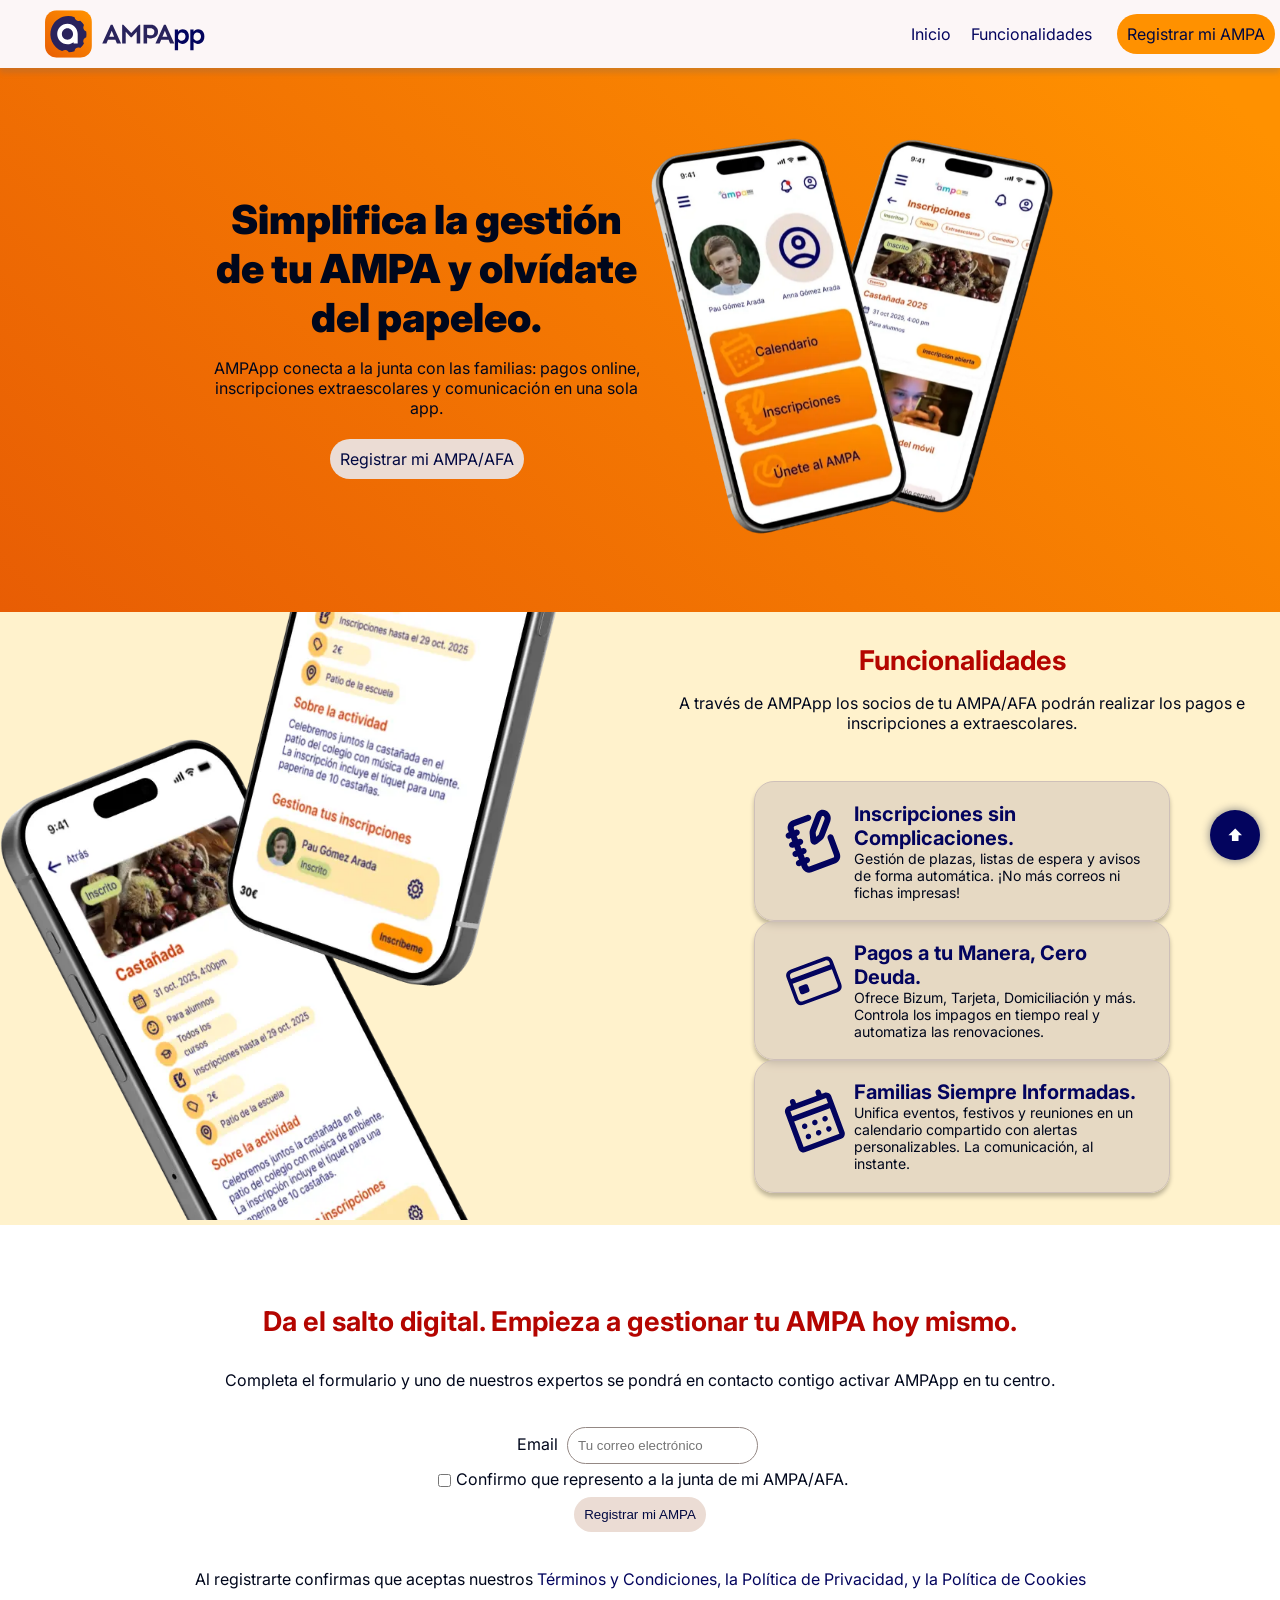
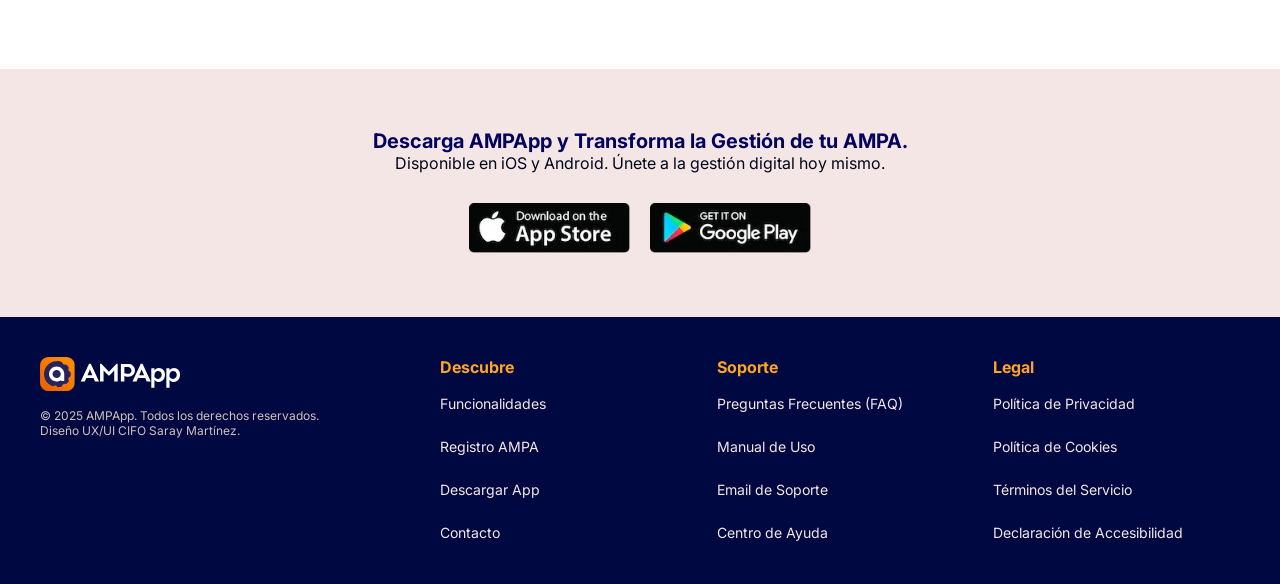
<file: index.html>
<!DOCTYPE html>
<html lang="es">
<head>
    <meta charset="UTF-8">
    <meta name="viewport" content="width=device-width, initial-scale=1.0">
    <title>AMPApp - Aplicación de gestión de AMPA y AFA</title>
    <meta name="description" content="AMPApp es la Aplicación móvil para la gestión de AMPA y AFA">

    <link rel="preload" href="fonts/Inter-VariableFont_opsz_wght.woff2" as="font" type="font/woff2" crossorigin="anonymous">

    <link rel="preload" href="css/style.min.css" as="style">

    <link rel="stylesheet" href="css/style.min.css">

    <link rel="icon" type="image/x-icon" href="favicon.ico">
    <link rel="icon" type="image/png" href="/favicon_io/favicon-32x32.png" sizes="32x32">
    <link rel="apple-touch-icon" href="/favicon_io/apple-touch-icon.png">
</head>
<body id="top">
    <div id="container">
        <div id="cabecera" class="topNavigation">
        <header class="marca">
            <img src="img/marca.svg" alt="Logotipo AMPAapp">  
        </header>
        <nav class="navegacion" aria-label="Navegación superior">
            <ul>
                <li><a href="#top">Inicio</a></li>
                <li><a href="#funcionalidades">Funcionalidades</a></li>
            </ul>
            <div class="botones">
                <a href="#registro" class="button primary">Registrar mi AMPA</a>
            </div>
        </nav>
        </div>
        <main>
            <section id="hero" class="layout">
                <div class="texto entryLeftAnim">
                <h1>Simplifica la gestión de tu AMPA y olvídate del papeleo.</h1>
                <p>AMPApp conecta a la junta con las familias: pagos online, inscripciones extraescolares y comunicación en una sola app.</p>
                 <a href="#registro"class="button cta">Registrar mi AMPA/AFA</a>
                </div>
                <div class="imagen entryRightAnim">
                    <picture>
                    <source srcset="img/mockup-phone.webp" media="(min-width: 1200px)">
                    <source srcset="img/mockup-phone-movil.webp" media="(min-width: 800px)"> 
                    <img src="img/mockup-phone-movil.webp" alt="Capturas de pantalla de la App" loading="lazy" fetchpriority="high">
                    </picture>
</div>
            </section>

            <section id="funcionalidades">
                <div class="funcionalidades">
                    <picture>
                    <source srcset="img/mockup-inscripciones.webp" media="(min-width: 1200px)">
                    <source srcset="img/mockup-inscripciones-m.webp" media="(min-width: 800px)"> 
                     <img class="img entryLeftAnim" src="img/mockup-inscripciones-m.webp" alt="Mockup de la pantalla de inscripción en un móvil" loading=”lazy” fetchpriority="high">
                    </picture>
   

    <div class="tit entryRightAnim">
        <h2>Funcionalidades</h2>
        <p>A través de AMPApp los socios de tu AMPA/AFA podrán realizar los pagos e inscripciones a extraescolares.</p>
    </div>
    
    <ul class="cards entryRightAnim" aria-label="Listado de funcionalidades">
        <li class="card entryCard01Anim"><img src="img/icn_inscripcion.svg" alt="icono inscripcion" loading=”lazy”><div><h3>Inscripciones sin Complicaciones.</h3><p>Gestión de plazas, listas de espera y avisos de forma automática. ¡No más correos ni fichas impresas!</p></div></li>

        <li class="card card2"><img src="img/icn_tarjeta-credito.svg" alt="Icono tarjeta de credito" loading=”lazy”><div><h3>Pagos a tu Manera, Cero Deuda.</h3><p>Ofrece Bizum, Tarjeta, Domiciliación y más. Controla los impagos en tiempo real y automatiza las renovaciones.</p></div></li>

        <li class="card entryCard03Anim"><img src="img/icn_calendario.svg" alt="icono calendario" loading=”lazy”><div><h3>Familias Siempre Informadas.</h3><p>Unifica eventos, festivos y reuniones en un calendario compartido con alertas personalizables. La comunicación, al instante.</p></div></li>
    </ul>
    </div>
            </section>

            <section class="entryAlphaAnim" id="registro">
                <h2>Da el salto digital. Empieza a gestionar tu AMPA hoy mismo.</h2>
                <p>Completa el formulario y uno de nuestros expertos se pondrá en contacto contigo activar AMPApp en tu centro.</p>

                <form action="#" method="post">
                    <label for="correo">Email</label>
                    <input type="email" name="correo" id="correo" placeholder="Tu correo electrónico" autocomplete="email" required>
                    <div class="checkboxLabel">
                    <label for="miembroAmpa">Confirmo que represento a la junta de mi AMPA/AFA.</label>
                    <input type="checkbox" name="mienbroAmpa" id="miembroAmpa" required> </div>
                    <button type="submit" class="button primary">Registrar mi AMPA</button>
                </form>
                <p>Al registrarte confirmas que aceptas nuestros <a href="politica.html">Términos y Condiciones, la Política de Privacidad, y la Política de Cookies</a></p>
            </section>
            <section id="descarga-final" class="cta-download">
    <div class="container">
        <h3 class="entryLeftAnim">Descarga AMPApp y Transforma la Gestión de tu AMPA.</h3>
        
        <p class="entryLeftAnim">Disponible en iOS y Android. Únete a la gestión digital hoy mismo.</p>
        
        <div class="store-buttons entryRightAnim">
            <a href="https://www.apple.com/es/app-store" target="_blank" class="store-link">
                <img src="img/appstore.webp" alt="Descargar en la App Store" loading=”lazy”>
            </a>
            <a href="https://play.google.com/store/apps?hl=es&pli=1" target="_blank" class="store-link">
                <img src="img/google-play.webp" alt="Descargar en Google Play" loading=”lazy”>
            </a>
        </div>
    </div>
</section>
        </main>
        <footer role="contentinfo">
    <div class="footer-container">
        
        <div class="footer-brand">
            <a href="#top" title="Volver al inicio - AMPApp">
                <img src="img/marca-bl.svg" alt="Logotipo de AMPApp">
            </a>
            
            <p class="copyright">
                &copy; 2025 AMPApp. Todos los derechos reservados.<br>
                Diseño UX/UI CIFO Saray Martínez.
            </p>
        </div>

        <nav class="footer-nav-col" aria-label="Navegación del sitio">
            <h3>Descubre</h3>
            <ul>
                <li><a href="#funcionalidades">Funcionalidades</a></li>
                <li><a href="#registro">Registro AMPA</a></li>
                <li><a href="#descarga-final">Descargar App</a></li>
                <li><a href="/contacto">Contacto</a></li>
            </ul>
        </nav>

        <nav class="footer-nav-col" aria-label="Enlaces de Ayuda y Servicio">
            <h3>Soporte</h3>
            <ul>
                <li><a href="/faq">Preguntas Frecuentes (FAQ)</a></li>
                <li><a href="/manual">Manual de Uso</a></li>
                <li><a href="mailto:soporte@ampapp.com">Email de Soporte</a></li>
                <li><a href="/centro-ayuda">Centro de Ayuda</a></li>
            </ul>
        </nav>

        <nav class="footer-nav-col" aria-label="Enlaces Legales">
            <h3>Legal</h3>
            <ul>
                <li><a href="/politica-privacidad.html">Política de Privacidad</a></li>
                <li><a href="/politica-cookies.html">Política de Cookies</a></li>
                <li><a href="/terminos">Términos del Servicio</a></li>
                <li><a href="/accesibilidad">Declaración de Accesibilidad</a></li>
            </ul>
        </nav>

    </div>
</footer>
    </div>
    <a href="#top" id="fav" aria-label="Subir al inicio de la página">⬆</a>
</body>
</html>
</file>
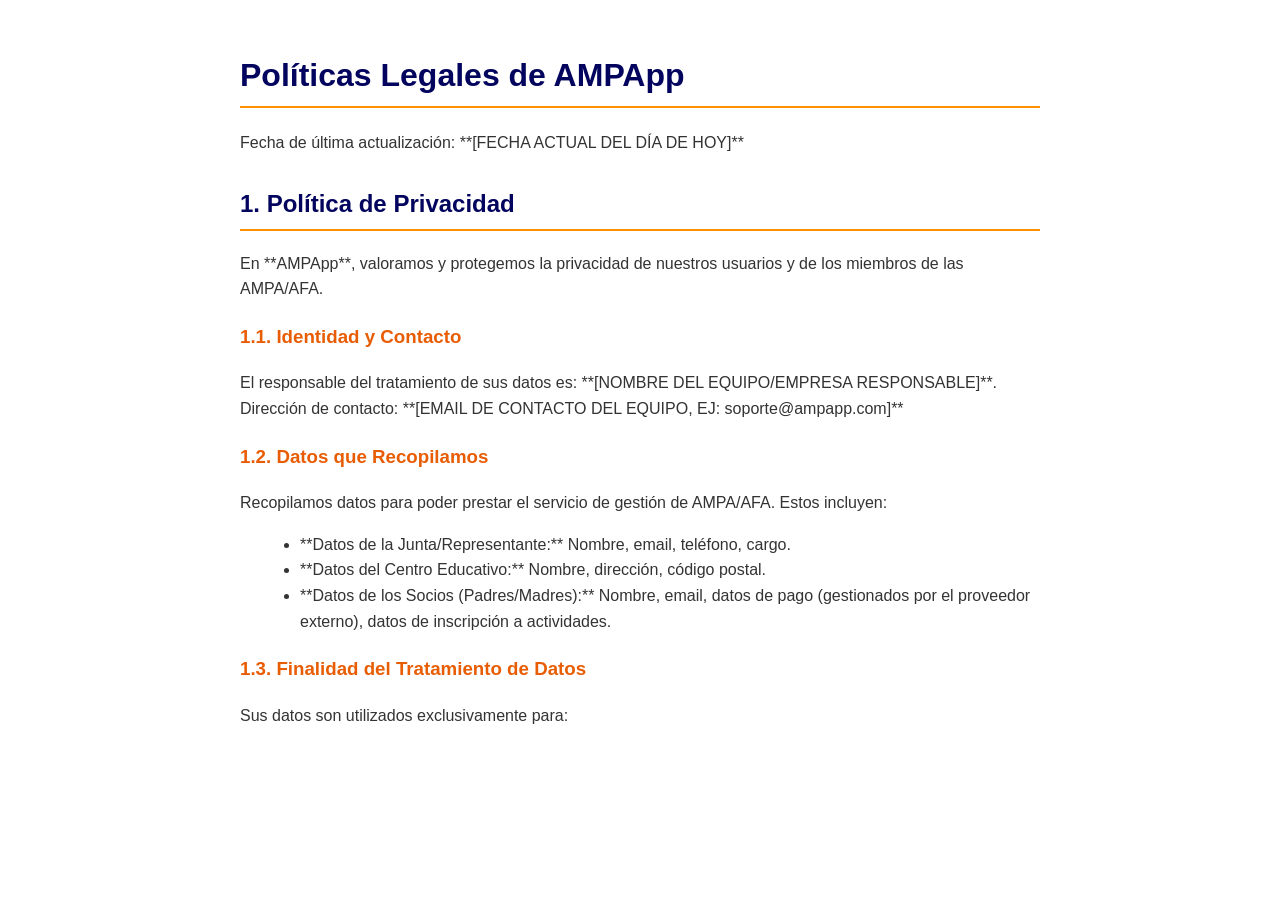
<file: politica.html>
<!DOCTYPE html>
<html lang="es">
<head>
    <meta charset="UTF-8">
    <meta name="viewport" content="width=device-width, initial-scale=1.0">
    <title>Políticas de Privacidad y Cookies - AMPApp</title>
    <style>
        body {
            font-family: Arial, sans-serif;
            line-height: 1.6;
            margin: 0;
            padding: 20px;
            color: #333;
            max-width: 800px;
            margin: 0 auto;
        }
        h1, h2 {
            color: #03045e; /* Color secundario de tu App */
            border-bottom: 2px solid #ff9100; /* Color primario de tu App */
            padding-bottom: 5px;
            margin-top: 30px;
        }
        h3 {
            color: #e85d04; /* Color de énfasis */
            margin-top: 20px;
        }
        ul {
            list-style: disc;
            margin-left: 20px;
        }
    </style>
</head>
<body>

    <header>
        <h1>Políticas Legales de AMPApp</h1>
        <p>Fecha de última actualización: **[FECHA ACTUAL DEL DÍA DE HOY]**</p>
    </header>

    <section id="privacidad">
        <h2>1. Política de Privacidad</h2>
        <p>En **AMPApp**, valoramos y protegemos la privacidad de nuestros usuarios y de los miembros de las AMPA/AFA.</p>

        <h3>1.1. Identidad y Contacto</h3>
        <p>
            El responsable del tratamiento de sus datos es: **[NOMBRE DEL EQUIPO/EMPRESA RESPONSABLE]**.<br>
            Dirección de contacto: **[EMAIL DE CONTACTO DEL EQUIPO, EJ: soporte@ampapp.com]**
        </p>

        <h3>1.2. Datos que Recopilamos</h3>
        <p>Recopilamos datos para poder prestar el servicio de gestión de AMPA/AFA. Estos incluyen:</p>
        <ul>
            <li>**Datos de la Junta/Representante:** Nombre, email, teléfono, cargo.</li>
            <li>**Datos del Centro Educativo:** Nombre, dirección, código postal.</li>
            <li>**Datos de los Socios (Padres/Madres):** Nombre, email, datos de pago (gestionados por el proveedor externo), datos de inscripción a actividades.</li>
        </ul>

        <h3>1.3. Finalidad del Tratamiento de Datos</h3>
        <p>Sus datos son utilizados exclusivamente para:</p>
</file>
<file: css/style.min.css>
@charset "UTF-8";@font-face{font-family:"Inter";font-display:swap;src:url(../fonts/Inter-VariableFont_opsz_wght.woff2)}@font-face{font-family:"Inter Italic";font-display:swap;src:url(../fonts/Inter-Italic-VariableFont_opsz_wght.woff)}:root{--primary-00:#ff9100;--secondary-00:#03045e;--primary-dark-10:#e85d04;--primary-dark-20:#cd3700;--primary-dark-30:#b40500;--primary-dark-40:#9c0000;--primary-light-10:#ffa522;--primary-light-20:#ffb844;--primary-light-30:#ffc966;--primary-light-40:#ffd988;--primary-light-50:#ffe6aa;--primary-light-60:#fff2cc;--secondary-dark-10:#000841;--secondary-dark-20:#00071c;--secondary-light-10:#213280;--secondary-light-20:#42679e;--secondary-light-30:#639eb9;--neutral-00:#ebdcd4;--neutral-light-10:#eedfd9;--neutral-light-20:#f1e2df;--neutral-light-30:#f4e6e5;--neutral-light-40:#f6eaea;--neutral-light-50:#f9f0f1;--neutral-light-60:#fcf6f7;--neutral-dark-10:#cec0b9;--neutral-dark-20:#b1a49e;--neutral-dark-30:#948884;--neutral-dark-40:#766c69;--success-00:#94a620;--error-00:#e11710;--info-00:#0096c7;--warning-00:#fcd846;--success-light-10:#ced989;--success-dark-10:#4d580b;--error-dark-10:#780501;--error-light-10:#fa8180;--warning-light-10:#ffedae;--warning-dark-10:#b38700;--neutral-dark-50:#4c4645;--typography---inter---h1:2.5rem;--typography---inter---h2:1.7rem;--typography---inter---h3:1rem;--typography---inter---h3:1rem;--typography---inter---body-1:1rem;--typography---inter---body-2:0.88rem;--typography---inter---label:0.88rem;--typography---inter---caption:0.75rem;--typography---inter--italic---h1:2rem;--typography---inter--italic---h2:1.5rem;--typography---inter--italic---h3:1.25rem;--typography---inter--italic---body-1:1rem;--typography---inter--italic---body-2:0.88rem;--typography---inter--italic---label:0.88rem;--typography---inter--italic---caption:0.75rem;--soft:0px 2px 2px rgba(118, 108, 105, 0.15);--medium:0px 3px 3px rgba(118, 108, 105, 0.25);--strong:0px 5px 5px rgba(118, 108, 105, 0.25);--soft-secondary:0px 2px 2px rgba(0, 0, 0, 0.25);--medium-secondary:0px 3px 3px rgba(0, 0, 0, 0.25);--dark-secondary:0px 5px 5px rgba(0, 0, 0, 0.25);--degradado:linear-gradient(222deg, #FF9100 4.58%, #E85D04 100%);--degradado-secondary:var(--gradientSoft, linear-gradient(124deg, var(--neutral-light-60, #FCF6F7) 40.15%, var(--neutral-00, #EBDCD4) 72.19%, var(--neutral-light-30, #F4E6E5) 72.19%, var(--neutral-00, #EBDCD4) 90.64%));--neutral--transparent:oklch(0.8174 0.0186 48.48 / 50%);--altura-nav:83px}@layer defaults{*{margin:0;padding:0;box-sizing:border-box}html{scroll-behavior:smooth}body{font-family:"Inter";color:var(--secondary-dark-20);overflow-x:hidden}h1{font-size:var(--typography---inter---h1);font-weight:900}h2{color:var(--primary-dark-30);font-size:var(--typography---inter---h2);font-weight:700}h3{font-size:var(--typography---inter--italic---h3);color:var(--secondary-00);font-weight:700}a:link,a:visited{text-decoration:none;color:var(--secondary-00)}a:hover{color:var(--primary-dark-10)}.checkboxLabel{display:flex;flex-direction:row-reverse}section[id]{scroll-margin-top:var(--altura-nav)}}@layer components{.button{@layer elements{border-radius:20px;border:0;padding:10px;margin:5px;cursor:pointer;background-color:var(--neutral-00);color:var(--secondary-dark-10)}@layer states{&:where(:hover,:focus-visible){background-color:var(--primary-light-20)}}}input{@layer elements{border-radius:20px;border:1px solid var(--neutral-dark-30);padding:10px;margin:5px}@layer states{&:where(:hover,:focus-visible){border:1px solid var(--primary-dark-10)}}}}#container{background-color:#fff}.topNavigation{position:sticky;top:0;right:0;background-color:var(--neutral-light-60);width:100%;display:grid;grid:"marca" 1fr "navegacion" 1fr / 1fr;gap:0;box-shadow:var(--strong)}.marca{grid-area:marca;display:flex;justify-content:center;align-items:center}.navegacion{grid-area:navegacion}.marca img{width:200px;object-fit:contain;align-content:center;margin:10px auto}#cabecera{z-index:99}#cabecera header{width:100%;height:100%}#cabecera nav{display:flex;flex-direction:row;justify-content:space-around;align-items:center;height:100%;gap:5px;font-size:var(--typography---inter--italic---body-1)}nav ul{display:flex;flex-direction:row;justify-content:space-between;list-style:none;gap:20px}a.primary{background:var(--primary-00)}a.primary:hover{background:var(--primary-light-20)}.botones{display:flex}#hero{background:var(--degradado);width:100%}div.imagen img{width:100%;height:450px;object-fit:contain}#hero .texto{background:none}#hero .texto img{width:150px}#hero .texto img:hover{filter:invert()}.layout{display:grid;grid-template-columns:repeat(12,1fr);grid-template-rows:repeat(12,1fr)}.texto{display:flex;flex-direction:column;align-items:center;justify-content:center;text-align:center;gap:1rem;grid-row:2 / 6;grid-column:2 / 12}.imagen{grid-row:6 / 12;grid-column:2 / 12}#funcionalidades{background-color:var(--primary-light-60)}.funcionalidades{width:100%;display:grid;grid:"img" 1fr "tit" 129px "cards" 1fr;gap:8px}.img{width:100%;height:auto;grid-area:img}.tit{width:100%;height:100%;grid-area:tit}.cards{width:100%;height:100%;grid-area:cards;padding:2rem;align-items:center;justify-content:center}.funcionalidades div.tit h2{padding:2rem 2rem .5rem 2rem;text-align:center}.funcionalidades div.tit p{padding:.5rem 2rem 1rem 2rem;text-align:center}.card{display:inline-flex;width:19rem;padding:1.2rem;align-items:flex-start;margin:auto;font-size:var(--typography---inter---body-2);border-radius:1.25rem;border:1px solid var(--neutral-dark-10);background:var(--neutral--transparent);box-shadow:0 4px 4px 0 rgb(0 0 0 / .25);backdrop-filter:blur(3px)}.card img{width:5rem}.card1{transform:rotate(-10deg)}.card3{transform:rotate(10deg)}#registro{display:flex;flex-direction:column;justify-content:center;align-items:center;gap:8px;text-align:center;padding:5rem}#fav{position:fixed;bottom:40px;right:20px;display:flex;align-items:center;justify-content:center;background-color:var(--secondary-00);width:50px;height:50px;border-radius:50%;text-decoration:none;box-shadow:0 0 10px grey;color:#fff}#fav:hover{color:#fff;background-color:var(--secondary-light-20)}#fav:active{color:#fff;background-color:var(--primary-light-20)}#registro{display:flex;flex-direction:column;gap:2rem}.cta-download{background-color:var(--neutral-light-30);padding:60px 20px;text-align:center}.store-buttons{display:flex;justify-content:center;gap:20px;margin-top:30px}.store-link img{height:50px;width:auto;transition:transform 0.2s}.store-link img:hover{transform:translateY(-3px);opacity:.9}footer{background-color:var(--secondary-dark-10);color:var(--neutral-light-60);padding:40px 20px}.footer-container{max-width:1200px;margin:0 auto;display:grid;gap:30px;grid-template-columns:1fr}footer h3{color:var(--primary-light-10);font-size:var(--typography---inter---body-1);font-weight:700;margin-bottom:15px}.footer-brand img{max-width:150px;margin-bottom:10px}.copyright{font-size:var(--typography---inter---caption);color:var(--neutral-dark-10)}.footer-nav-col ul{display:flex;flex-direction:column;list-style:none;padding:0}.footer-nav-col a:link,.footer-nav-col a:visited{color:var(--neutral-light-30);text-decoration:none;font-size:var(--typography---inter---body-2);display:block;padding:3px 0}.footer-nav-col a:hover{color:var(--primary-light-20)}@keyframes entryAlpha{from{opacity:0}to{opacity:1}}.entryAlphaAnim{view-timeline-name:--entryAnim;view-timeline-axis:block;animation-timeline:--entryAnim;animation-name:entryAlpha;animation-range:entry 25% cover 70%;animation-fill-mode:both}@keyframes entryLeft{from{transform:translateX(-200%)}to{transform:translateX(0)}}.entryLeftAnim{view-timeline-name:--entryAnim;view-timeline-axis:block;animation-timeline:--entryAnim;animation-name:entryLeft;animation-range:entry 0% cover 20%;animation-fill-mode:both}@keyframes entryRight{from{transform:translateX(300%)}to{transform:translateX(0)}}.entryRightAnim{view-timeline-name:--entryAnim;view-timeline-axis:block;animation-timeline:--entryAnim;animation-name:entryRight;animation-range:entry 0% cover 20%;animation-fill-mode:both}@keyframes entryCard01{from{transform:rotate(0deg);margin-bottom:2rem}to{transform:rotate(-10deg);margin-bottom:0}}.entryCard01Anim{animation-name:entryCard01;animation-timeline:--entryAnim;animation-range:entry 30% cover 80%;animation-fill-mode:both}@keyframes entryCard03{from{transform:rotate(0deg);margin-top:2rem}to{transform:rotate(10deg);margin-top:0}}.entryCard03Anim{animation-name:entryCard03;animation-timeline:--entryAnim;animation-range:entry 30% cover 80%;animation-fill-mode:both}#hero .entryRightAnim{view-timeline-name:unset;view-timeline-axis:unset;animation-timeline:unset;animation-name:entryRight;animation-duration:1.5s;animation-timing-function:ease-in-out;animation-fill-mode:both}#hero .entryLeftAnim{view-timeline-name:unset;view-timeline-axis:unset;animation-timeline:unset;animation-name:entryLeft;animation-duration:1.5s;animation-timing-function:ease-in-out;animation-fill-mode:both}@media (max-width:600px){.store-buttons{flex-direction:column;align-items:center}}@media (min-width:640px){.topNavigation{grid:"marca navegacion" 1fr / 250px 1fr;gap:8px}.marca{grid-area:marca;display:flex;justify-content:center;align-items:center}.navegacion{grid-area:navegacion}.marca img{object-fit:contain;align-content:center;padding:0 20px}#cabecera nav{flex-direction:row;justify-content:flex-end;gap:20px}nav ul{flex-direction:row}.texto{grid-row:2 / 12;grid-column:2 / 6}.imagen{grid-row:2 / 12;grid-column:7 / 11}}@media (min-width:768px){.texto{grid-row:2 / 12;grid-column:2 / 6}.imagen{grid-row:2 / 12;grid-column:6 / 12}nav ul{flex-direction:row}.funcionalidades{width:100%;margin:0 auto;display:grid;grid:"img tit" 129px "img cards" 1fr / 1fr 1fr}.img{grid-area:img}.tit{grid-area:tit}.cards{grid-area:cards;display:flex;flex-direction:column;width:25rem;margin:auto;height:auto;padding:2rem;align-items:center;justify-content:center}.funcionalidades .img{width:auto;max-height:38rem;margin:auto}.footer-container{grid-template-columns:1.5fr repeat(3,1fr);text-align:left}}@media (min-width:1024px){.texto{grid-row:2 / 12;grid-column:3 / 7}.imagen{grid-row:2 / 12;grid-column:7 / 11}nav ul{flex-direction:row}.cards{width:30rem}}@media (min-width:1440px){.funcionalidades{max-width:1440px;margin:0 auto;display:grid;grid:"img tit" 129px "img cards" 1fr / 1fr 1fr}.img{grid-area:img}.tit{grid-area:tit}.cards{grid-area:cards;width:30rem;margin:auto;height:auto;padding:2rem;align-items:center;justify-content:center}#funcionalidades .entryRightAnim{view-timeline-name:unset;view-timeline-axis:unset;animation-timeline:unset;animation-name:entryRight;animation-delay:1s;animation-duration:1.5s;animation-timing-function:ease-in-out;animation-fill-mode:both}#funcionalidades .entryLeftAnim{view-timeline-name:unset;view-timeline-axis:unset;animation-timeline:unset;animation-name:entryLeft;animation-delay:1s;animation-duration:1.5s;animation-timing-function:ease-in-out;animation-fill-mode:both}.entryCard03Anim{animation-name:entryCard03;animation-timeline:unset;animation-delay:1s;animation-duration:1.5s;animation-timing-function:ease-in-out;animation-fill-mode:both}.entryCard01Anim{animation-name:entryCard01;animation-timeline:unset;animation-delay:1s;animation-duration:1.5s;animation-timing-function:ease-in-out;animation-fill-mode:both}}.card{width:100%}
</file>
